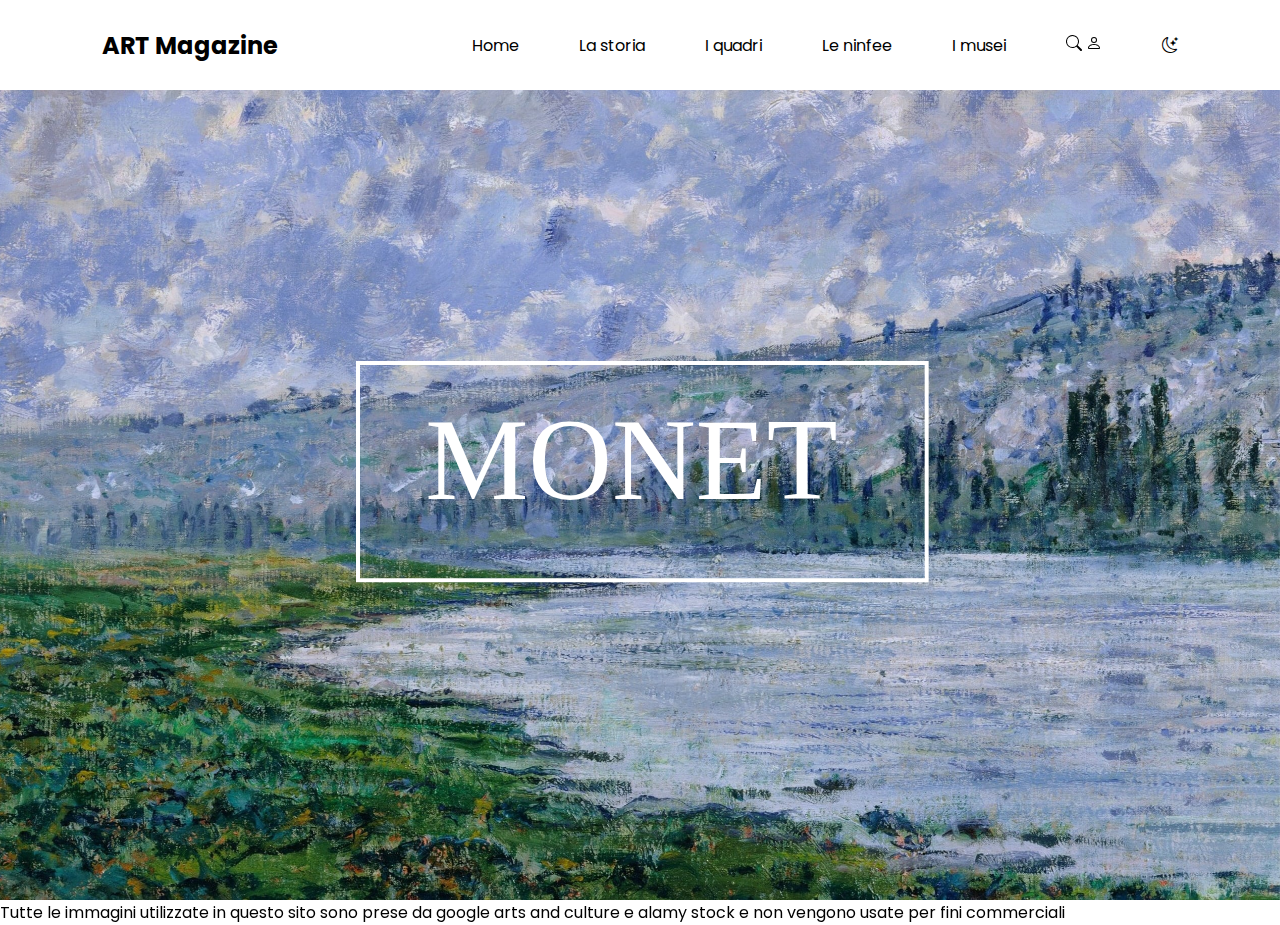
<file: index.html>
<!DOCTYPE html>
<html lang="en">

<head>
    <meta charset="UTF-8">
    <meta name="viewport" content="width=device-width, initial-scale=1.0">
    <meta http-equiv="refresh" content="0; url=https://gaiamaneraa.github.io/monet_website/pages/homepage.html">
    <title>Document</title>
</head>

<body>

</body>

</html>
</file>
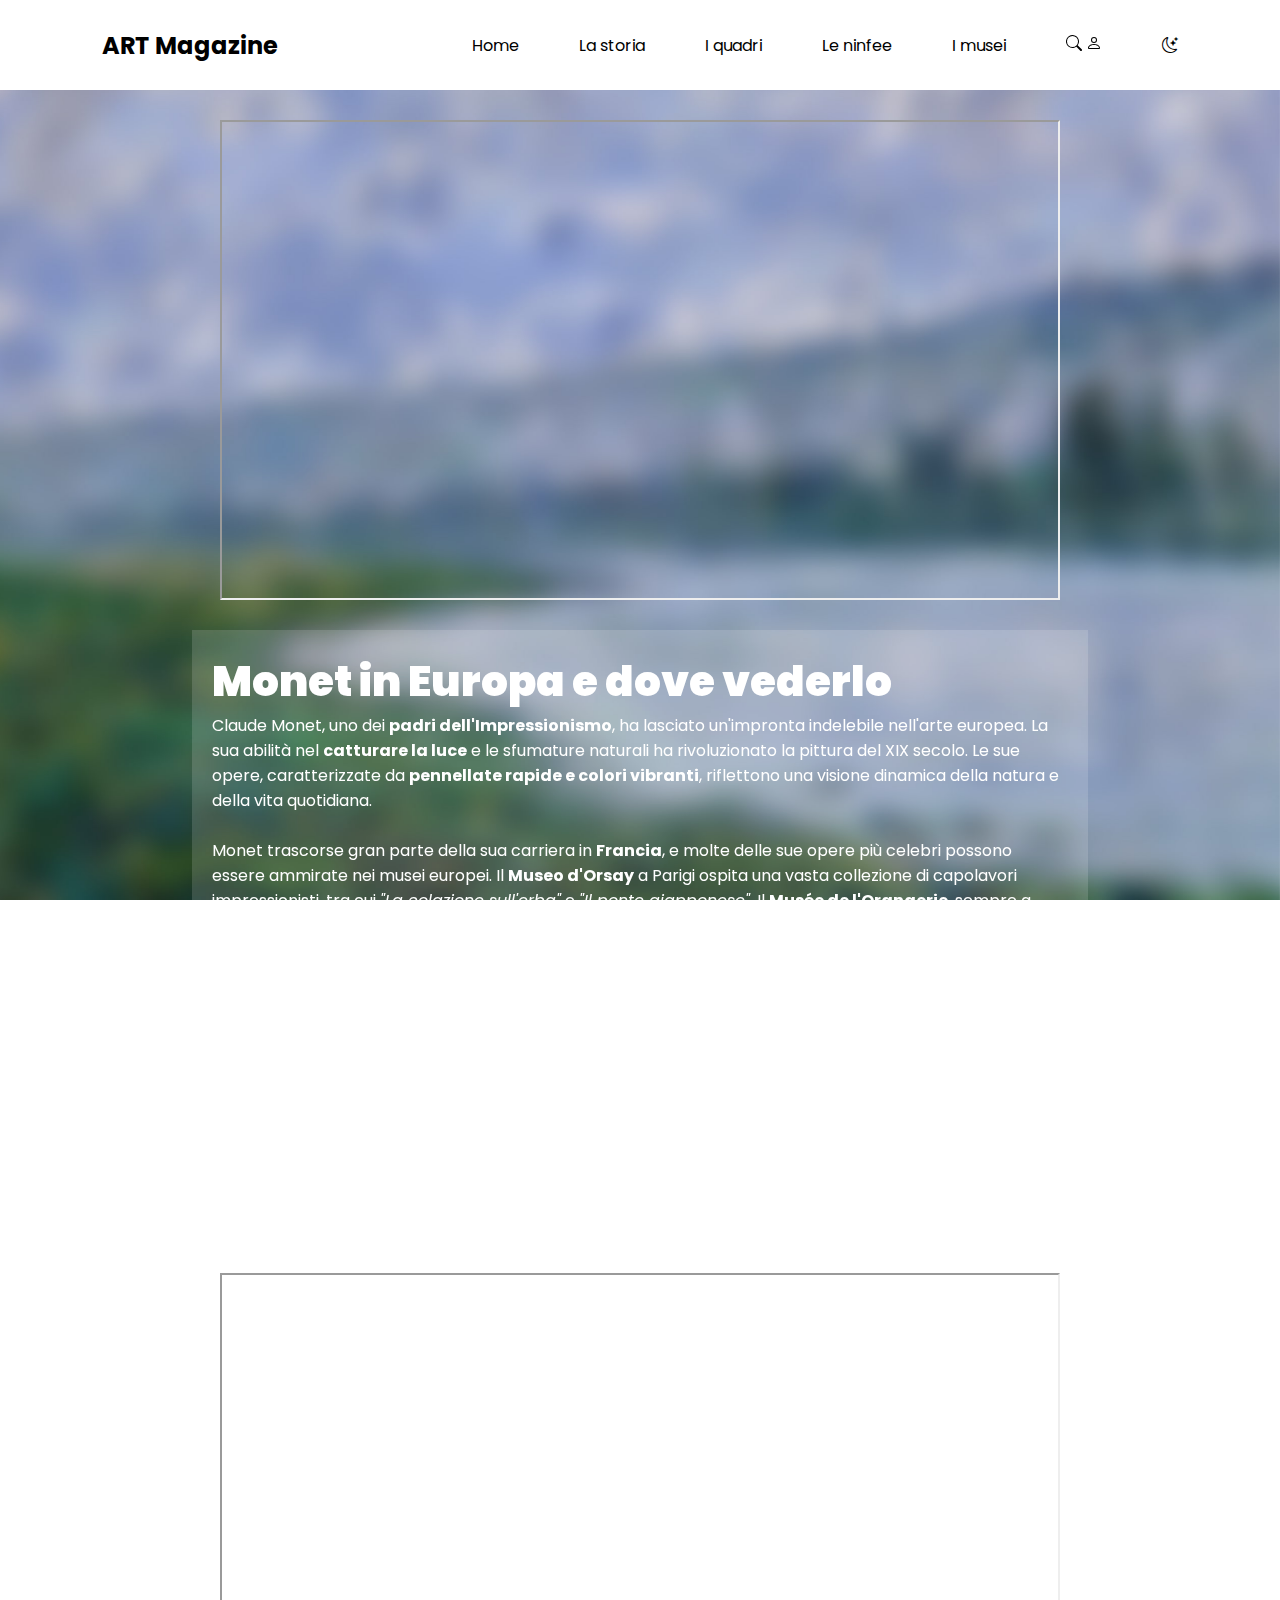
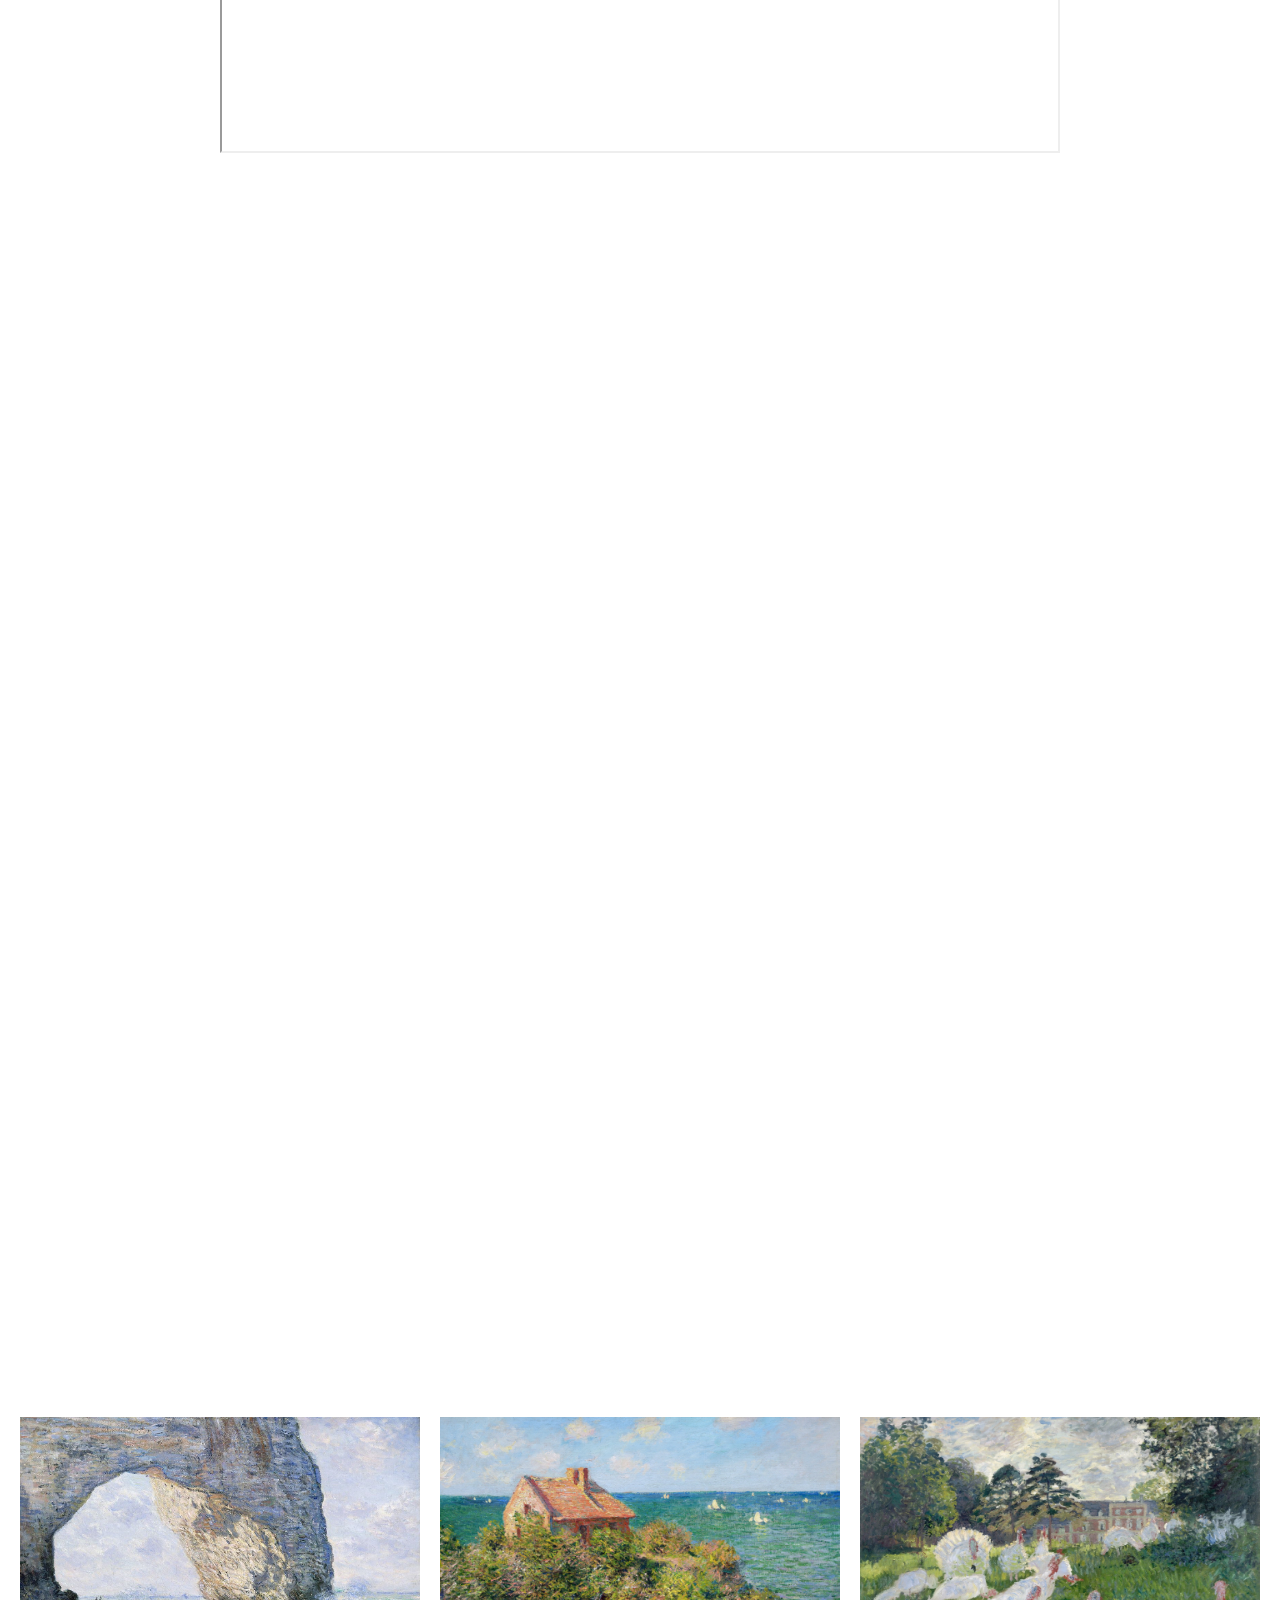
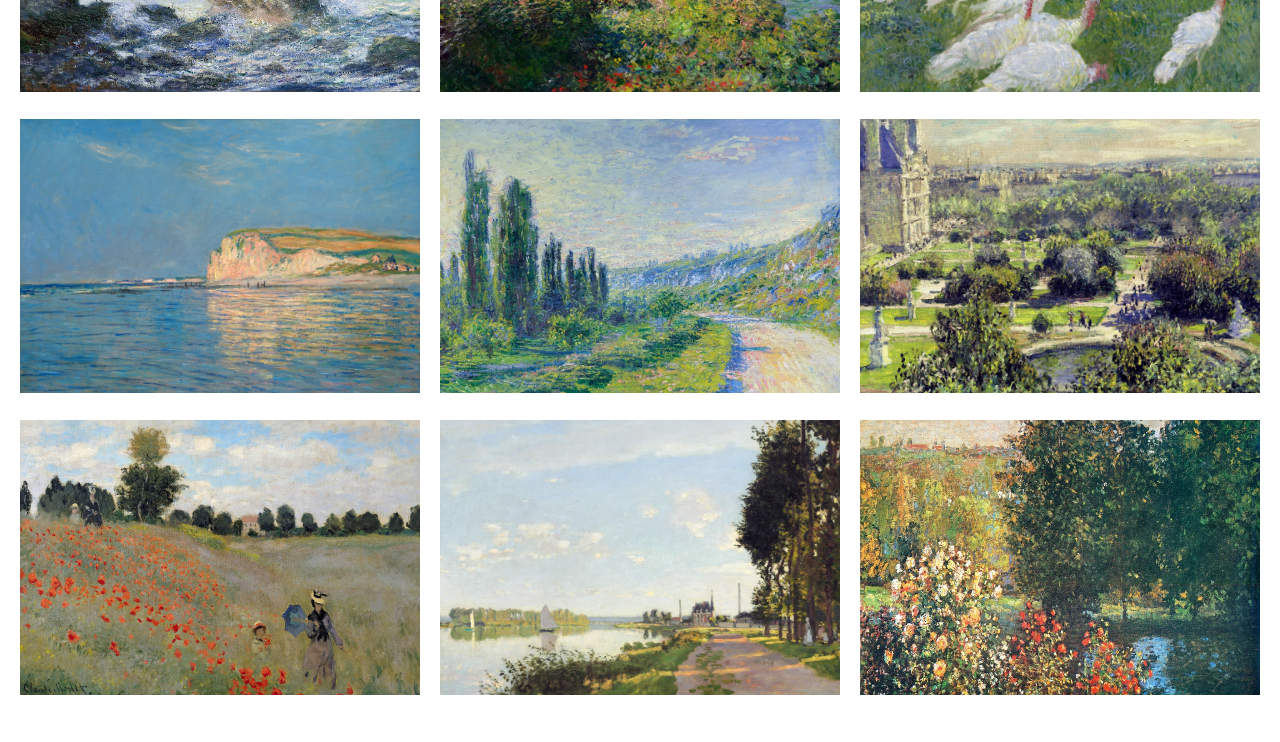
<file: pages/musei.html>
<!DOCTYPE html>
<html lang="en">

<head>
    <!-- Imposta la codifica dei caratteri a UTF-8 -->
    <meta charset="UTF-8">
    <!-- Imposta la viewport per il design responsivo -->
    <meta name="viewport" content="width=device-width initial-scale=1.0">
    <!-- Titolo della pagina -->
    <title>I musei</title>

    <!-- Collegamento al file JavaScript -->
    <script src="../script/script.js" defer></script>
    
    <!-- Collegamento a Bootstrap per gli stili CSS -->
    <link href="https://cdn.jsdelivr.net/npm/bootstrap@5.0.2/dist/css/bootstrap.min.css" rel="stylesheet"
    integrity="sha384-EVSTQN3/azprG1Anm3QDgpJLIm9Nao0Yz1ztcQTwFspd3yD65VohhpuuCOmLASjC" crossorigin="anonymous">

    <!-- Collegamento alle icone di Bootstrap -->
    <link rel="stylesheet" href="https://cdn.jsdelivr.net/npm/bootstrap-icons@1.10.0/font/bootstrap-icons.css">

    <!-- Collegamento al font POPPINS da Google Fonts -->
    <style>
        @import url('https://fonts.googleapis.com/css2?family=Poppins:ital,wght@0,100;0,200;0,300;0,400;0,500;0,600;0,700;0,800;0,900;1,100;1,200;1,300;1,400;1,500;1,600;1,700;1,800;1,900&display=swap');
    </style>

    <!-- Collegamento ai fogli di stile personalizzati per questa pagina -->
    <link rel="stylesheet" href="../css/style_header.css">
    <link rel="stylesheet" href="../css/stylemusei.css">
</head>

<body>
    <!-- Div che conterrà l'header, il contenuto viene caricato dinamicamente via JavaScript -->
    <div id="header" class="header_light"></div>
    
    <!-- Div per lo sfondo, il contenuto viene caricato dinamicamente via css in base alla classe ligth o dark -->
    <div id="background" class="background background_light"></div>
    
    <!-- Div principale della home page, con classi per la modalità chiara -->
    <div id="home" class="home home_light">
        
        <!-- Barra di ricerca, il contenuto viene caricato dinamicamente via JavaScript -->
        <div id="searchbar" class="searchbar_light"></div>
        
        <!-- Form di accesso, il contenuto viene caricato dinamicamente via JavaScript -->
        <div id="loginform" class="loginform_light"></div> 

        <!-- Mappa dei musei integrata tramite Google Maps -->
        <div class="museimappe">
            <iframe src="https://www.google.com/maps/d/embed?mid=1xEniQY1BOLl7971brdyDF_SKJ2vjrr8&ehbc=2E312F&noprof=1" width="840" height="480"></iframe>
        </div>

        <!-- Testo descrittivo sui musei che ospitano opere di Monet in Europa -->
        <div class="museitesto">
            <h2><b>Monet in Europa e dove vederlo</b></h2>
            <p>Claude Monet, uno dei <b>padri dell'Impressionismo</b>, ha lasciato un'impronta indelebile nell'arte europea. La sua abilità nel <b>catturare la luce</b> e le sfumature naturali ha rivoluzionato la pittura del XIX secolo. Le sue opere, caratterizzate da <b>pennellate rapide e colori vibranti</b>, riflettono una visione dinamica della natura e della vita quotidiana. <br><br>

                Monet trascorse gran parte della sua carriera in <b>Francia</b>, e molte delle sue opere più celebri possono essere ammirate nei musei europei. Il <b>Museo d'Orsay</b> a Parigi ospita una vasta collezione di capolavori impressionisti, tra cui <i>"La colazione sull'erba"</i> e <i>"Il ponte giapponese"</i>. Il <b>Musée de l'Orangerie</b>, sempre a Parigi, è famoso per la serie monumentale delle <i>"Ninfee"</i>, che offre un'esperienza immersiva unica. <br><br>
                
                Fuori dalla Francia, la <b>National Gallery</b> di Londra possiede diverse opere di Monet, tra cui <i>"Il Parlamento di Londra"</i> e <i>"Il ponte di Waterloo"</i>. <br><br>
                
                Per chi desidera una connessione più intima con l'artista, una visita a <b>Giverny</b>, dove Monet visse e dipinse molti dei suoi capolavori, è imprescindibile. Qui, il <b>giardino giapponese e lo stagno di ninfee</b> permettono di immergersi nel mondo che ispirò il maestro dell'Impressionismo. <br><br>
                
                In sintesi, l'arte di Monet può essere ammirata in numerosi luoghi in Europa, offrendo un viaggio affascinante attraverso le opere di uno dei più grandi pittori di tutti i tempi. <br><br>
            </p>
        </div>

        <!-- Seconda mappa dei musei integrata tramite Google Maps -->
        <div class="museimappe">
            <iframe src="https://www.google.com/maps/d/embed?mid=19RjyA7MwiYSsXzyjfW7ncmM_TD7vUA8&ehbc=2E312F&noprof=1" width="840" height="480"></iframe>
        </div>
       
        <!-- Testo descrittivo sui musei che ospitano opere di Monet negli Stati Uniti -->
        <div class="museitesto">
            <h2><b>Monet negli Stati Uniti e dove vederlo</b></h2>
            <p>Claude Monet, uno dei più grandi pittori impressionisti francesi, ha avuto un'influenza significativa negli <b>Stati Uniti</b>, nonostante non abbia mai vissuto lì. La sua arte, caratterizzata dall'uso innovativo della luce e del colore, ha catturato l'immaginazione di molti <b>collezionisti e amanti dell'arte americani</b>. <br><br>

                L'interesse per Monet negli Stati Uniti iniziò a crescere alla fine del XIX secolo, quando i suoi lavori furono esposti in diverse gallerie e mostre. Tra i suoi più ferventi ammiratori americani c'era il collezionista d'arte <b>Louisine Havemeyer</b>, che acquistò numerose opere di Monet e contribuì a diffondere la sua fama oltreoceano. Le opere di Monet entrarono così nelle collezioni di importanti musei statunitensi, tra cui il <b>Metropolitan Museum</b> of Art di New York e l'<b>Art Institute di Chicago</b>. <br><br>
                
                Negli anni, la popolarità di Monet negli Stati Uniti è cresciuta enormemente, con molte mostre dedicate esclusivamente a lui. Queste mostre non solo celebrano la bellezza e l'innovazione del suo lavoro, ma mettono anche in luce la sua <b>influenza duratura</b> sull'arte contemporanea. <br><br>
                
                Oggi, Claude Monet è una figura centrale nei musei d'arte americani, e le sue opere continuano ad attirare milioni di visitatori. La sua capacità di catturare la bellezza effimera della natura e la sua maestria nel manipolare la luce e il colore continuano a ispirare artisti e appassionati d'arte in tutto il mondo, offrendo un viaggio affascinante attraverso le opere di uno dei più grandi pittori di tutti i tempi. <br><br>
            </p>
        </div>

        <!-- Testo descrittivo su altre opere meno conosciute di Monet -->
        <div class="museitesto">
            <h2><b>Altri quadri che potrebbero interessarti</b></h2>
            <p>Claude Monet, figura centrale dell'Impressionismo, è celebre soprattutto per le sue serie di quadri come le <i>"Ninfee"</i> e la <i>"Cattedrale di Rouen"</i>. Tuttavia, meno noti ma altrettanto affascinanti sono i suoi <b>paesaggi marini e di campagna</b>.<br><br>

                I paesaggi marini di Monet, come quelli dipinti a <b>Étretat</b> e <b>Trouville</b>, catturano la forza e la bellezza del mare. Le sue tele rappresentano scogliere maestose, spiagge serene e acque in movimento, spesso immerse in una luce cangiante. Opere come <i>"La Manneporte"</i> a Étretat (1883) mostrano la sua abilità nel rappresentare la <b>natura selvaggia</b> e la <b>potenza del mare</b>, con una tavolozza ricca di sfumature.<br><br>
                
                Parallelamente, i <b>paesaggi di campagna</b>, come quelli della serie <i>"Il Giardino dell'Artista a Giverny"</i>, esprimono una tranquillità idilliaca. In questi dipinti, Monet esplora la <b>serenità della vita rurale</b>, con campi fioriti, alberi in fiore e il placido scorrere dell'acqua nei ruscelli. Opere come <i>"I papaveri"</i> (1873) illustrano la sua maestria nel catturare la luce e l'atmosfera dei paesaggi campestri. <br><br>
                
                Questi paesaggi marini e di campagna, sebbene meno conosciuti rispetto ad altre opere di Monet, rivelano la sua profonda <b>connessione con la natura</b> e la sua straordinaria capacità di rendere visibili le sue infinite sfumature.<br><br>
            </p>
        </div>

        <!-- Galleria di immagini con didascalie -->
        <div class="album">
            <div class="responsive-container-block bg">
                <!-- prima colonna -->
                <div class="responsive-container-block img-cont">
                    <!-- prima immagine -->
                    <div class="single-image-container">
                        <img class="img" src="../images/lamanneporte.jpg" alt="La Manneporte">
                        <div class="caption">La Manneporte a Étretat, 1883</div>
                    </div>
                    <!-- seconda immagine -->
                    <div class="single-image-container">
                        <img class="img" src="../images/lespetitesdalles.jpg" alt="Les Petites Dalles">
                        <div class="caption">Bassa Marea a Pourville, 1882</div>
                    </div>
                    <!-- terza immagine -->
                    <div class="single-image-container">
                        <img class="img img-last" src="../images/papaveri.jpg" alt="I papaveri">
                        <div class="caption">Papaveri, 1873</div>
                    </div>
                </div>
                <!-- seconda colonna -->
                <div class="responsive-container-block img-cont">
                    <!-- quarta immagine -->
                    <div class="single-image-container">
                        <img class="img" src="../images/pescatorevarengeville.jpg" alt="Pescatore a Varengeville">
                        <div class="caption">Cottage del Pescatore sulle Scogliere a Varengeville, 1882</div>
                    </div>
                    <!-- quinta immagine -->
                    <div class="single-image-container">
                        <img class="img" src="../images/roadvethuile.jpg" alt="Road to Vethuile">
                        <div class="caption">La strada per Vétheuil, 1879</div>
                    </div>
                    <!-- sesta immagine -->
                    <div class="single-image-container">
                        <img class="img img-last" src="../images/senna.jpg" alt="La Senna">
                        <div class="caption">Argenteuil, 1872</div>
                    </div>
                </div>
                <!-- terza colonna -->
                <div class="responsive-container-block img-cont">
                    <!-- settima immagine -->
                    <div class="single-image-container">
                        <img class="img" src="../images/tacchini.jpg" alt="Tacchini">
                        <div class="caption">I tacchini, 1877</div>
                    </div>
                    <!-- ottava immagine -->
                    <div class="single-image-container">
                        <img class="img" src="../images/thetuileris.jpg" alt="Le Tuileries">
                        <div class="caption">I giardini delle Tuileries, 1876</div>
                    </div>
                    <!-- nona immagine -->
                    <div class="single-image-container">
                        <img class="img img-last" src="../images/rosehoshede.jpg" alt="Rose Hoshede">
                        <div class="caption">Angolo del giardino a Montgeron, 1876</div>
                    </div>
                </div>
            </div>
        </div>

    </div>
</body>
</html>
</file>
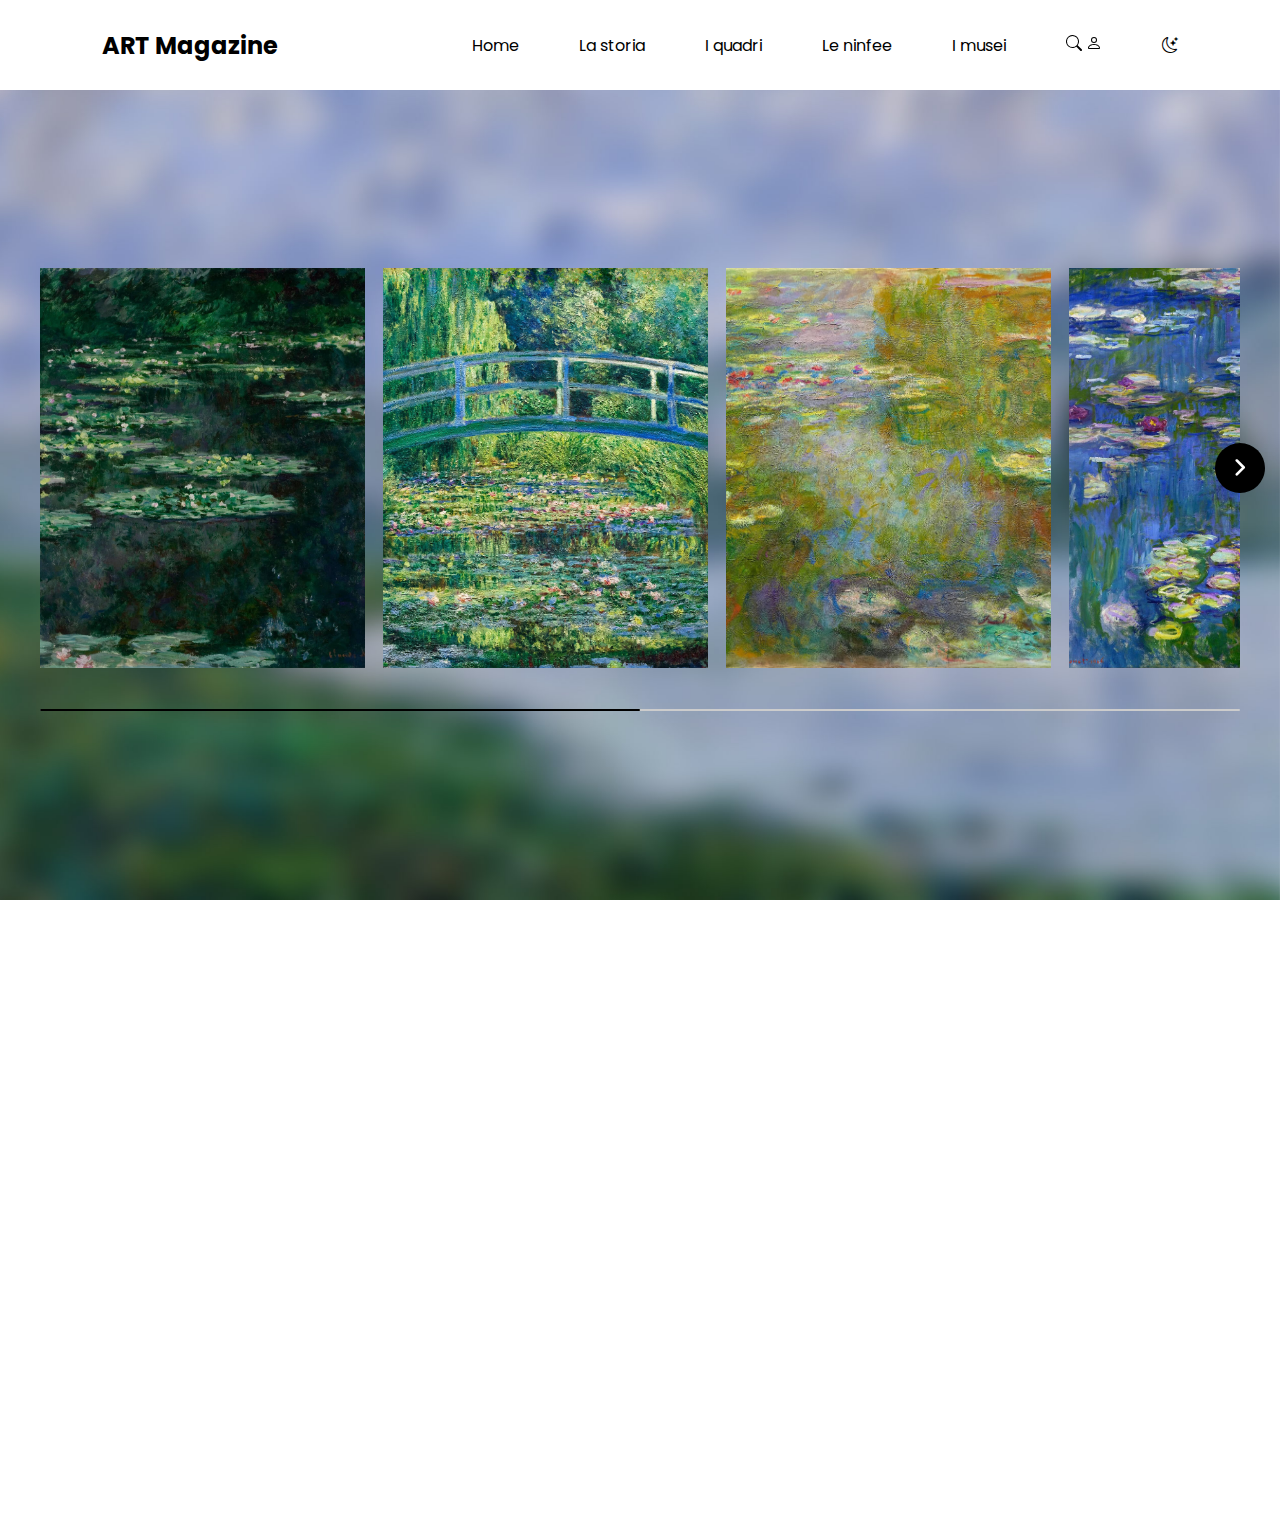
<file: pages/ninfee.html>
<!DOCTYPE html>
<html lang="en">

<head>
    <!-- Imposta la codifica dei caratteri a UTF-8 -->
    <meta charset="UTF-8">
    <!-- Imposta la viewport per il design responsivo -->
    <meta name="viewport" content="width=device-width, initial-scale=1.0">
    <!-- Titolo della pagina -->
    <title>Le ninfee</title>

    <!-- Collegamento al font POPPINS da Google Fonts -->
    <style>
        @import url('https://fonts.googleapis.com/css2?family=Poppins:ital,wght@0,100;0,200;0,300;0,400;0,500;0,600;0,700;0,800;0,900;1,100;1,200;1,300;1,400;1,500;1,600;1,700;1,800;1,900&display=swap');
    </style>

    <!-- Collegamento a Bootstrap per gli stili CSS -->
    <link href="https://cdn.jsdelivr.net/npm/bootstrap@5.0.2/dist/css/bootstrap.min.css" rel="stylesheet"
        integrity="sha384-EVSTQN3/azprG1Anm3QDgpJLIm9Nao0Yz1ztcQTwFspd3yD65VohhpuuCOmLASjC" crossorigin="anonymous">

    <!-- Collegamento alle icone di Bootstrap -->
    <link rel="stylesheet" href="https://cdn.jsdelivr.net/npm/bootstrap-icons@1.10.0/font/bootstrap-icons.css">

    <!-- Collegamento a Google Fonts per le icone -->
    <link rel="stylesheet"
        href="https://fonts.googleapis.com/css2?family=Material+Symbols+Rounded:opsz,wght,FILL,GRAD@48,400,0,0" />

    <!-- Collegamento ai fogli di stile personalizzati per questa pagina -->
    <link rel="stylesheet" href="../css/style_header.css">
    <link rel="stylesheet" href="../css/styleninfee.css">

    <!-- Collegamento al file JavaScript -->
    <script src="../script/script.js" defer></script>
</head>

<body>
    <!-- Div che conterrà l'header, il contenuto viene caricato dinamicamente via JavaScript -->
    <div id="header" class="header_light"></div>

    <!-- Div per lo sfondo, il contenuto viene caricato dinamicamente via css in base alla classe ligth o dark -->
    <div id="background" class="background background_light"></div>

    <!-- Div principale della home page, con classi per la modalità chiara -->
    <div id="home" class="home home_light">
        <!-- Barra di ricerca, il contenuto viene caricato dinamicamente via JavaScript -->
        <div id="searchbar" class="searchbar_light"></div>

        <!-- Form di accesso, il contenuto viene caricato dinamicamente via JavaScript -->
        <div id="loginform" class="loginform_light"></div>

        <!-- Div principale del contenuto -->
        <div id="main_content">
            <!-- Contenitore per lo slider di immagini -->
            <div class="slider_container">
                <!-- Wrapper dello slider -->
                <div class="slider-wrapper">
                    <!-- Pulsante per scorrere le immagini a sinistra -->
                    <button id="prev-slide" class="slide-button material-symbols-rounded">
                        chevron_left
                    </button>
                    <!-- Lista delle immagini -->
                    <ul class="image-list">
                        <img class="image-item" src="../images/ninfee1.jpg" alt="img-1">
                        <img class="image-item" src="../images/ninfee2.jpg" alt="img-2">
                        <img class="image-item" src="../images/ninfee3.jpg" alt="img-3">
                        <img class="image-item" src="../images/ninfee4.jpg" alt="img-4">
                        <img class="image-item" src="../images/ninfee5.jpg" alt="img-5">
                        <img class="image-item" src="../images/ninfee6.jpg" alt="img-6">
                        <img class="image-item" src="../images/ninfee7.jpg" alt="img-7">
                        <img class="image-item" src="../images/ninfee8.jpg" alt="img-8">
                        <img class="image-item" src="../images/ninfee10.jpg" alt="img-9">
                        <img class="image-item" src="../images/ninfee12.jpg" alt="img-10">
                    </ul>
                    <!-- Pulsante per scorrere le immagini a destra -->
                    <button id="next-slide" class="slide-button material-symbols-rounded">
                        chevron_right
                    </button>
                </div>
                <!-- Barra di scorrimento dello slider -->
                <div class="slider-scrollbar">
                    <div class="scrollbar-track">
                        <div class="scrollbar-thumb"></div>
                    </div>
                </div>
            </div>
        </div>

        <div class="introduzione" id="pittura">
            <h1> <b>Le ninfee</b></h1>
            <p> Claude Monet, uno dei principali esponenti dell'Impressionismo, ha dedicato una parte significativa della sua carriera alle <b>ninfee</b>, dipingendole nel <b>giardino della sua casa a Giverny</b>. Questi fiori acquatici sono diventati uno dei soggetti più <b>iconici</b> del suo lavoro, rappresentando una sintesi perfetta del suo approccio artistico e del suo desiderio di <b>catturare la luce e il colore in continua mutazione</b>.
                <br><br>

                Le ninfee di Monet non sono semplicemente rappresentazioni botaniche; sono piuttosto <b>riflessioni sulla percezione e l'esperienza visiva</b>. Monet ha esplorato le variazioni di luce e atmosfera, dipingendo lo stagno delle ninfee in diverse ore del giorno e sotto diverse condizioni atmosferiche. Questo ha permesso di creare una serie di opere che, pur condividendo lo <b>stesso soggetto</b>, offrono una vasta <b>gamma di emozioni e impressioni</b>.
                <br><br>
                Per Monet, le ninfee rappresentavano anche un <b>rifugio spirituale</b> e un punto di <b>connessione con la natura</b>. Dopo la morte della sua seconda moglie, Alice, e con l'aggravarsi della sua vista a causa della cataratta, il giardino di Giverny e le sue ninfee divennero una <b>fonte di conforto e ispirazione</b>. Le sue tele finali, con pennellate sempre più fluide e astratte, riflettono una profonda <b>introspezione</b> e un'attenzione crescente verso l'essenza della natura e la bellezza effimera del momento presente.
            </p>
        </div>

    </div>
</body>

</html>
</file>
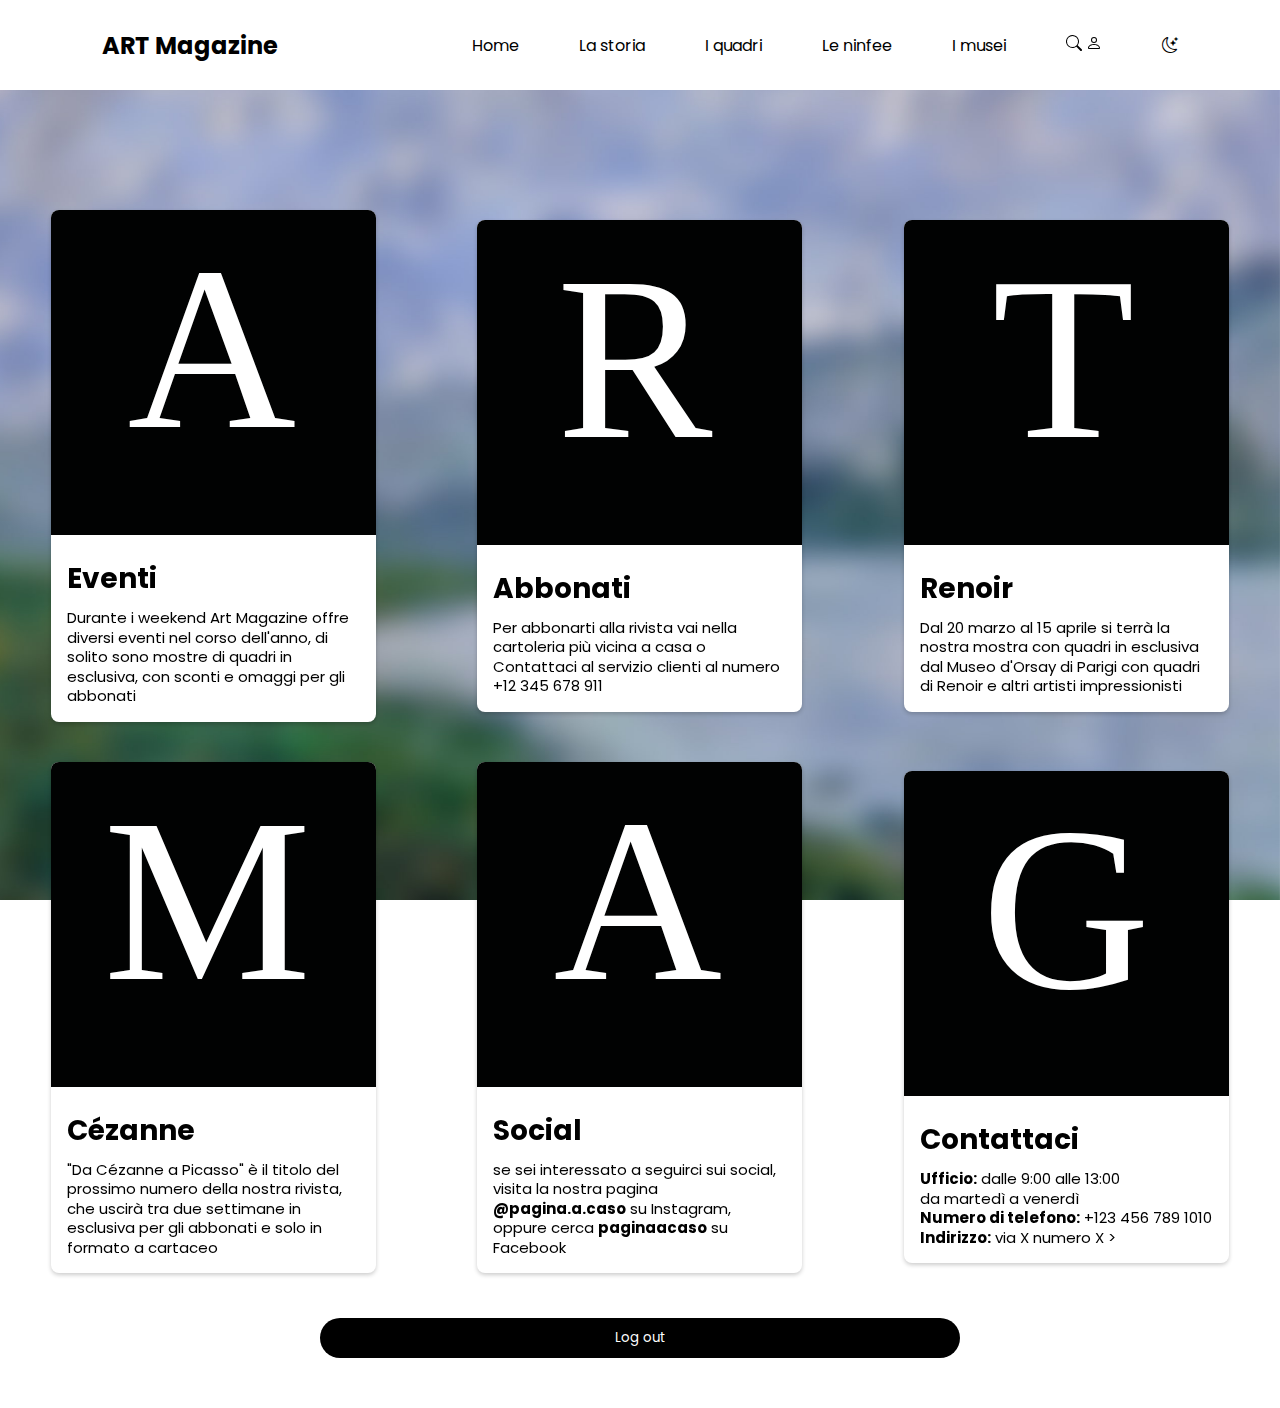
<file: pages/servizi.html>
<!DOCTYPE html>
<html lang="en">

<head>
    <!-- Definizione del set di caratteri UTF-8 -->
    <meta charset="UTF-8">
    <!-- Impostazione del viewport per una corretta visualizzazione su dispositivi mobili -->
    <meta name="viewport" content="width=device-width, initial-scale=1.0">
    <!-- Titolo della pagina -->
    <title>I servizi</title>

    <!-- Collegamento al framework Bootstrap per lo stile CSS -->
    <link href="https://cdn.jsdelivr.net/npm/bootstrap@5.0.2/dist/css/bootstrap.min.css" rel="stylesheet"
        integrity="sha384-EVSTQN3/azprG1Anm3QDgpJLIm9Nao0Yz1ztcQTwFspd3yD65VohhpuuCOmLASjC" crossorigin="anonymous">
    <!-- Collegamento alle icone di Bootstrap -->
    <link rel="stylesheet" href="https://cdn.jsdelivr.net/npm/bootstrap-icons@1.10.0/font/bootstrap-icons.css">

    <!-- Collegamento al font Poppins da Google Fonts -->
    <style>
        @import url('https://fonts.googleapis.com/css2?family=Poppins:ital,wght@0,100;0,200;0,300;0,400;0,500;0,600;0,700;0,800;0,900;1,100;1,200;1,300;1,400;1,500;1,600;1,700;1,800;1,900&display=swap');
    </style>

    <!-- Collegamento ai file CSS personalizzati (ultimo per avere priorità) -->
    <link rel="stylesheet" href="../css/style_header.css">
    <link rel="stylesheet" href="../css/styleservizi.css">

    <!-- Collegamento ai file JavaScript con attributo defer per il caricamento asincrono -->
    <script src="../script/script.js" defer></script>
    <script src="../script/script_servizi.js" defer></script>

</head>

<body>
    <!-- Div che conterrà l'header, il contenuto viene caricato dinamicamente via JavaScript -->
    <div id="header" class="header_light"></div>

    <!-- Div per lo sfondo, il contenuto viene caricato dinamicamente via css in base alla classe ligth o dark -->
    <div id="background" class="background background_light"></div>

    <!-- Div principale della home page, con classi per la modalità chiara -->
    <div id="home" class="home home_light">
        <!-- Barra di ricerca, il contenuto viene caricato dinamicamente via JavaScript -->
        <div id="searchbar" class="searchbar_light"></div>

        <!-- Form di accesso, il contenuto viene caricato dinamicamente via JavaScript -->
        <div id="loginform" class="loginform_light"></div>

        <!-- Contenitore delle card -->
        <div class="card-container">
            <!-- Griglia delle card -->
            <div class="card-grid">
                <!-- Prima card -->
                <div class="card">
                    <img src="../images/A.svg" alt="#">
                    <div class="card-content">
                        <h3>Eventi</h3>
                        <p>Durante i weekend Art Magazine offre diversi eventi nel corso dell'anno, di solito sono
                            mostre di quadri in esclusiva, con sconti e omaggi per gli abbonati </p>
                    </div>
                </div>

                <!-- Seconda card -->
                <div class="card">
                    <img src="../images/R.svg" alt="#">
                    <div class="card-content">
                        <h3>Abbonati</h3>
                        <p> Per abbonarti alla rivista vai nella cartoleria più vicina a casa o Contattaci
                            al servizio clienti al numero +12 345 678 911 </p>
                    </div>
                </div>

                <!-- Terza card -->
                <div class="card">
                    <img src="../images/T.svg" alt="#">
                    <div class="card-content">
                        <h3>Renoir</h3>
                        <p>Dal 20 marzo al 15 aprile si terrà la nostra mostra con quadri in esclusiva dal Museo d'Orsay di Parigi
                            con quadri di Renoir e altri artisti impressionisti </p>
                    </div>
                </div>

                <!-- Quarta card -->
                <div class="card">
                    <img src="../images/M.svg" alt="#">
                    <div class="card-content">
                        <h3>Cézanne</h3>
                        <p> "Da Cézanne a Picasso" è il titolo del prossimo numero della nostra rivista, che uscirà tra due settimane in esclusiva
                            per gli abbonati e solo in formato a cartaceo </p>
                    </div>
                </div>

                <!-- Quinta card -->
                <div class="card">
                    <img src="../images/A.svg" alt="#">
                    <div class="card-content">
                        <h3>Social</h3>
                        <p> se sei interessato a seguirci sui social, visita la nostra pagina
                            <b>@pagina.a.caso</b> su Instagram, oppure cerca <b>paginaacaso</b> su Facebook</p>
                    </div>
                </div>

                <!-- Sesta card -->
                <div class="card">
                    <img src="../images/G.svg" alt="persone che parlano al telefono">
                    <div class="card-content">
                        <h3>Contattaci</h3>
                        <p><b>Ufficio:</b> dalle 9:00 alle 13:00 
                            <br> da martedì a venerdì
                            <br> <b>Numero di telefono:</b> +123 456 789 1010
                                <b>Indirizzo:</b> via X numero X
                            ></p>
                    </div>
                </div>
            </div>
        </div>

        <!-- Bottone per il logout (con funzione JavaScript associata) -->
        <button id="logout_button" onclick="logout_button()">Log out</button>
    </div>
</body>

</html>
</file>
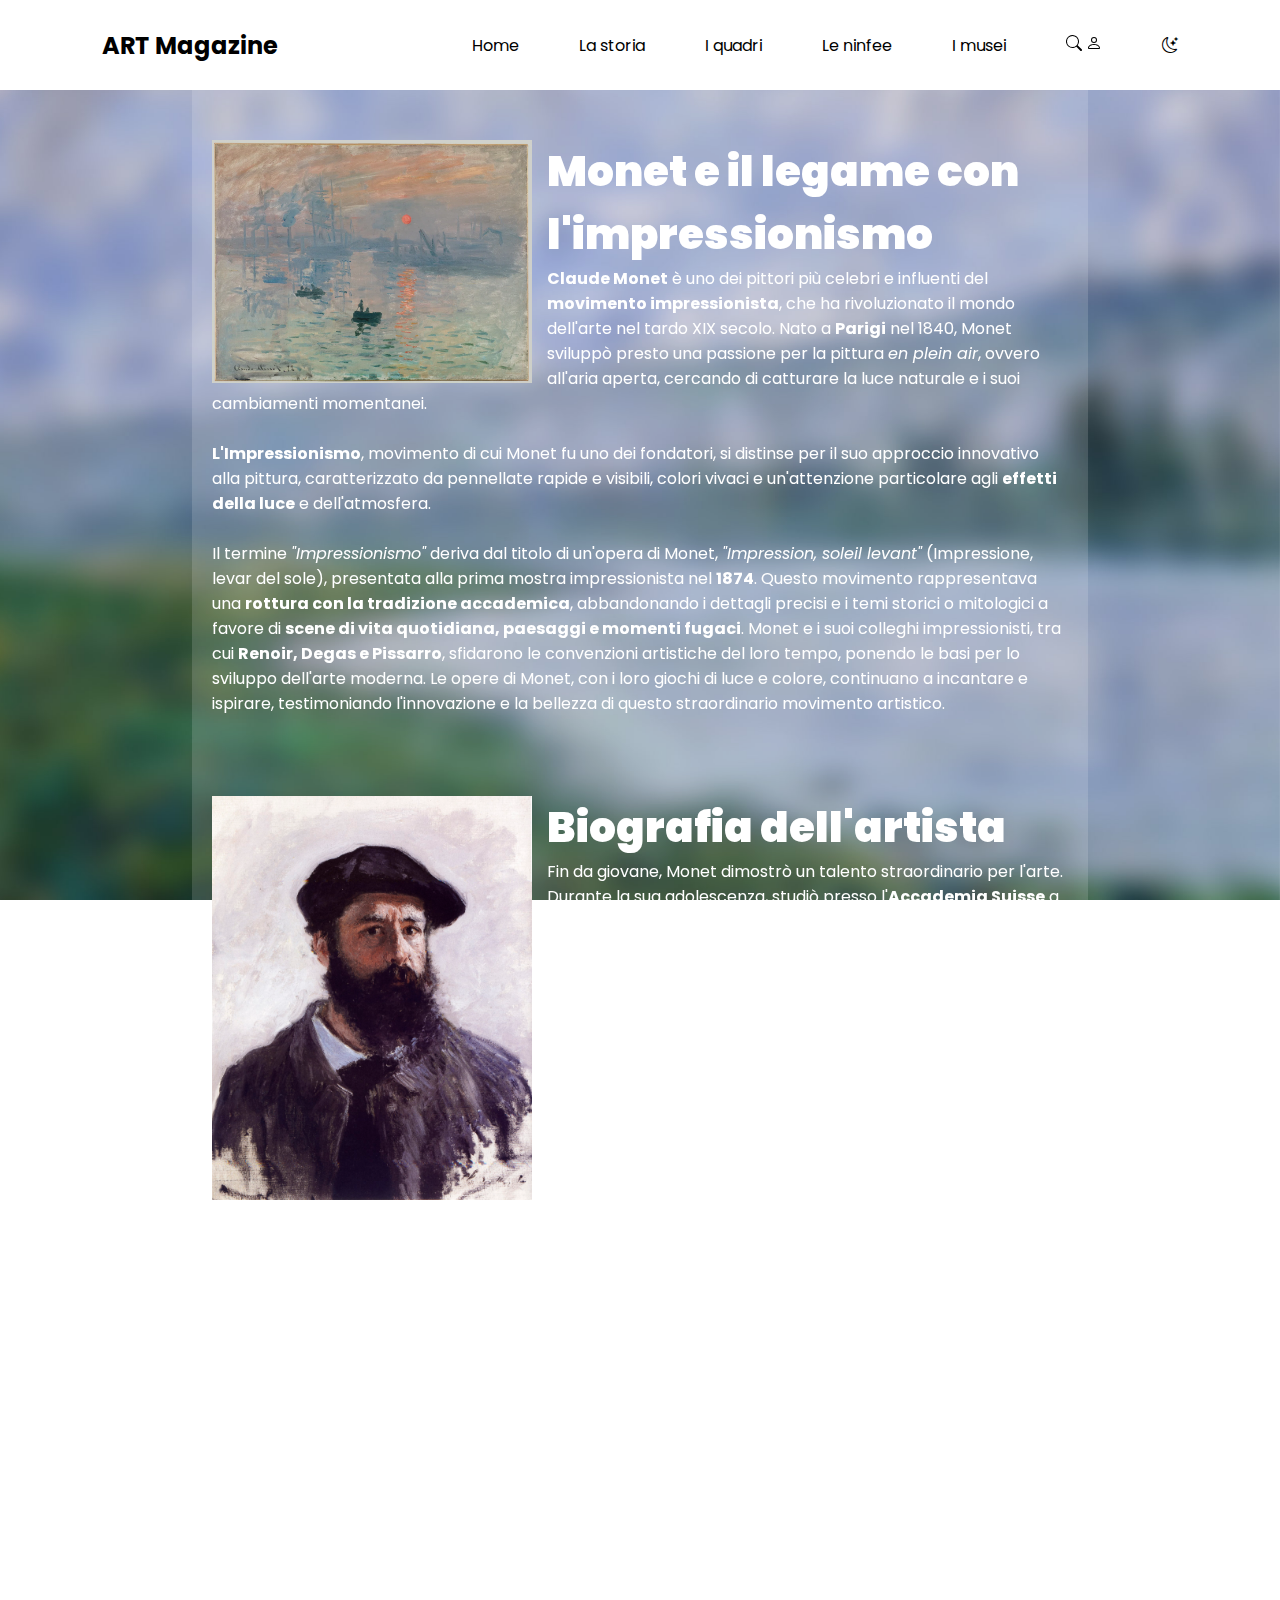
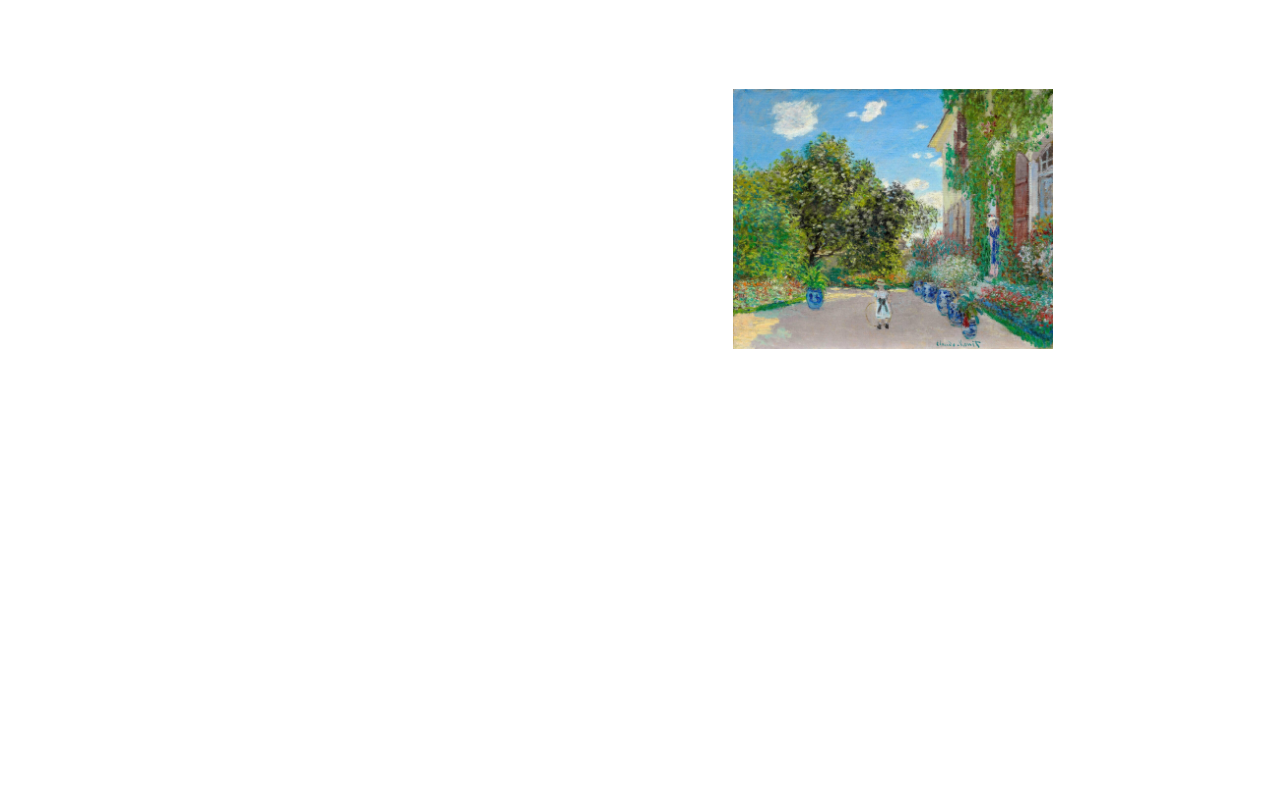
<file: pages/storia.html>
<!DOCTYPE html>
<html lang="en">

<head>
    <!-- Definisce il set di caratteri come UTF-8 -->
    <meta charset="UTF-8">
    <!-- Imposta il viewport per rendere la pagina responsive -->
    <meta name="viewport" content="width=device-width, initial-scale=1.0">
    <!-- Titolo della pagina -->
    <title>La storia</title>

    <!-- Collegamento a Bootstrap per lo stile CSS -->
    <link href="https://cdn.jsdelivr.net/npm/bootstrap@5.0.2/dist/css/bootstrap.min.css" rel="stylesheet"
        integrity="sha384-EVSTQN3/azprG1Anm3QDgpJLIm9Nao0Yz1ztcQTwFspd3yD65VohhpuuCOmLASjC" crossorigin="anonymous">
    <!-- Collegamento alle icone di Bootstrap -->
    <link rel="stylesheet" href="https://cdn.jsdelivr.net/npm/bootstrap-icons@1.10.0/font/bootstrap-icons.css">

    <!-- Collegamento al font Poppins da Google Fonts -->
    <style>
        @import url('https://fonts.googleapis.com/css2?family=Poppins:ital,wght@0,100;0,200;0,300;0,400;0,500;0,600;0,700;0,800;0,900;1,100;1,200;1,300;1,400;1,500;1,600;1,700;1,800;1,900&display=swap');
    </style>

    <!-- Collegamento al file CSS personalizzato (ultimo per avere priorità) -->
    <link rel="stylesheet" href="../css/style_header.css">
    <link rel="stylesheet" href="../css/stylestoria.css">

    <!-- Collegamento al file JavaScript -->
    <script src="../script/script.js" defer></script>

</head>

<body>

    <!-- Div che conterrà l'header, il contenuto viene caricato dinamicamente via JavaScript -->
    <div id="header" class="header_light"></div>

    <!-- Div per lo sfondo, il contenuto viene caricato dinamicamente via css in base alla classe ligth o dark -->
    <div id="background" class="background background_light"></div>

    <!-- Div principale della home page, con classi per la modalità chiara -->
    <div id="home" class="home home_light">
        <!-- Barra di ricerca, il contenuto viene caricato dinamicamente via JavaScript -->
        <div id="searchbar" class="searchbar_light"></div>

        <!-- Form di accesso, il contenuto viene caricato dinamicamente via JavaScript -->
        <div id="loginform" class="loginform_light"></div>

        <!-- Sezione di testo principale -->
        <div class="testo">
            <!-- Introduzione su Monet e l'Impressionismo -->
            <div class="introduzione" id="intro">
                <!-- Immagine relativa alla storia dell'Impressionismo -->
                <img class="immaginistoria" src="../images/Impressione, levar del sole.webp"
                    alt="impressione, levar del sole">
                <h2> <b>Monet e il legame con l'impressionismo</b></h2>
                <p><b>Claude Monet</b> è uno dei pittori più celebri e influenti del <b>movimento impressionista</b>, che ha
                    rivoluzionato il mondo dell'arte nel tardo XIX secolo. Nato a <b>Parigi</b> nel 1840, Monet sviluppò presto
                    una passione per la pittura <i>en plein air</i>, ovvero all'aria aperta, cercando di catturare la luce
                    naturale e i suoi cambiamenti momentanei. <br><br>
                   <b>L'Impressionismo</b>, movimento di cui Monet fu uno dei fondatori, si distinse per il suo approccio
                    innovativo alla pittura, caratterizzato da pennellate rapide e visibili, colori vivaci e
                    un'attenzione particolare agli <b>effetti della luce</b> e dell'atmosfera.<br><br>
                    Il termine <i>"Impressionismo"</i> deriva dal titolo di un'opera di Monet, <i>"Impression, soleil levant"</i>
                    (Impressione, levar del sole), presentata alla prima mostra impressionista nel <b>1874</b>. Questo
                    movimento rappresentava una <b>rottura con la tradizione accademica</b>, abbandonando i dettagli precisi e
                    i temi storici o mitologici a favore di <b>scene di vita quotidiana, paesaggi e momenti fugaci</b>. Monet e
                    i suoi colleghi impressionisti, tra cui <b>Renoir, Degas e Pissarro</b>, sfidarono le convenzioni
                    artistiche del loro tempo, ponendo le basi per lo sviluppo dell'arte moderna. Le opere di Monet, con
                    i loro giochi di luce e colore, continuano a incantare e ispirare, testimoniando l'innovazione e la
                    bellezza di questo straordinario movimento artistico. </p>
            </div>

            <!-- Sezione biografica dell'artista -->
            <div class="introduzione" id="biografia">
                <!-- Immagine dell'autoritratto di Monet -->
                <img class="immaginistoria" src="../images/autoritratto.jpg" alt="Autoritratto di Monet">
                <h2><b>Biografia dell'artista</b></h2>
                <p>Fin da giovane, Monet dimostrò un talento straordinario per l'arte. Durante la sua adolescenza,
                    studiò presso l'<b>Accademia Suisse</b> a Parigi, dove incontrò altri artisti emergenti con cui condivise
                    idee e tecniche innovative. La sua carriera artistica fu però interrotta dalla <b>guerra
                        franco-prussiana</b>, durante la quale prestò servizio nell'esercito francese.<br> <br>
                    Dopo la guerra, Monet si trasferì a <b>Argenteuil</b>, un sobborgo di Parigi, dove trascorse alcuni dei
                    suoi anni più prolifici. Qui dipinse molte delle sue opere più celebri, tra cui <i>"Impression, soleil
                        levant"</i>, che ispirò il nome del movimento impressionista. La sua tecnica distintiva, caratterizzata
                    da pennellate rapide e sfumature di luce e colore, ha reso i suoi dipinti immediatamente
                    riconoscibili e ha influenzato generazioni di artisti successivi.<br><br>
                    Uno degli elementi chiave del lavoro di Monet è stata la sua passione per la <b>luce</b> e il cambiamento
                    delle <b>condizioni atmosferiche</b>. Dipinse la stessa scena in momenti diversi della giornata, catturando
                    l'effetto mutevole della luce solare e delle stagioni sull'ambiente circostante. I suoi dipinti di
                    giardini di <b>ninfee e paesaggi fluviali</b> sono diventati icone dell'arte moderna, celebrando la
                    bellezza della natura con una sensibilità senza tempo.<br> <br>
                    Nonostante le sfide finanziarie e personali, Monet continuò a dipingere fino alla fine della sua
                    vita. Si trasferì a <b>Giverny</b> nel 1883, dove creò un <b>giardino di ispirazione giapponese</b> che divenne la
                    fonte d'ispirazione per molte delle sue opere più famose. Qui, immerso nella natura, Monet dipinse
                    le sue celebri serie di <i>"Ninfee"</i>, che rappresentano il culmine del suo lavoro e il suo amore per la
                    bellezza effimera del mondo naturale.<br><br>
                    Claude Monet <b>morì il 5 dicembre 1926</b>, lasciando un'eredità artistica immortale che continua a
                    influenzare e ispirare gli artisti di oggi. La sua capacità di catturare l'essenza della luce e
                    della vita attraverso la pittura ha lasciato un'impronta indelebile sulla storia dell'arte,
                    confermandolo come uno dei più grandi maestri dell'Impressionismo e dell'intera storia dell'arte
                    occidentale.
                </p>
            </div>

            <!-- Sezione sulla tecnica pittorica impressionista -->
            <div class="introduzione" id="pittura">
                <!-- Immagine della casa di Monet ad Argenteuil -->
                <img class="immaginistoria" id="imgpittura" src="../images/artisthousearg.jpg"
                    alt="la casa dell'artista ad Argenteuil">
                <h2> <b>La tecnica pittorica</b></h2>
                <p> L'impressionismo è un movimento artistico nato in Francia nella <b>seconda metà del XIX secolo</b>. Caratterizzato da una tecnica pittorica innovativa, l'impressionismo si distingue per l'uso di <b>colori vivaci</b>, <b>pennellate rapide</b> e la predilezione per soggetti della <b>vita quotidiana e paesaggi naturali</b>. Gli artisti impressionisti cercavano di catturare l'effimera bellezza della luce e dell'atmosfera, spesso dipingendo all'aperto (Ien plein air) per cogliere meglio le <b>variazioni di colore e luminosità</b> nel corso della giornata. <br>
                    <br> Le pennellate brevi e spezzate degli impressionisti, apparentemente caotiche da vicino, si fondono in <b>immagini armoniose</b> quando osservate da una certa distanza. Questa tecnica permette di rendere la <b>sensazione visiva</b> piuttosto che i dettagli precisi, offrendo un'<b>impressione</b> più immediata e vibrante della realtà.<br><br>
                    I colori utilizzati sono puri e raramente mescolati sulla tavolozza, ma accostati direttamente sulla tela per sfruttare la loro interazione ottica. Questo approccio, ispirato anche dalle <b>teorie scientifiche sulla percezione del colore</b>, conferisce alle opere un'energia e una freschezza senza precedenti. <br><br>
                    Artisti come <b>Claude Monet</b>, <b>Pierre-Auguste Renoir</b> e <b>Edgar Degas</b> sono tra i più celebri esponenti del movimento impressionista. Le loro opere hanno rivoluzionato il mondo dell'arte, influenzando profondamente le generazioni successive di pittori e aprendo la strada alle avanguardie del XX secolo. L'impressionismo continua ad affascinare per la sua capacità di evocare l'<b>emozione del momento</b> attraverso un linguaggio visivo innovativo e suggestivo. <br><br>
                </p>
            </div>
        </div>
    </div>
</body>

</html>
</file>
<file: css/style_header.css>
/* In questo file c'è solo il CSS dell'header e dei form, in modo tale da lavorare in maniera più chiara */

* {
    margin: 0;
    padding: 0;
    box-sizing: border-box;
    list-style-type: none;
    text-decoration: none;
    font-family: Poppins, sans-serif;
    /* Reset di base per tutti gli elementi per eliminare margini e padding predefiniti,
       impostare il box-sizing per includere padding e bordi nelle dimensioni totali,
       rimuovere lo stile di lista e decorazione del testo,
       e impostare un font di default */
}

html body {
    overflow: visible;
    /* Imposta lo scroll visibile per l'elemento body */
}

.background {
    background-position: center center;
    background-size: cover;
    background-repeat: repeat-y;
    position: fixed;
    top: 0;
    left: 0;
    width: 100%;
    height: 100%;
    z-index: -1;
    /* Configurazione dello sfondo: posizione centrata, copertura totale,
       ripetizione verticale, fissato in posizione, dimensioni e z-index */
}

.background_light {
    background-image: url(/monet_website/images/sfondohome.jpg);
    /* Immagine di sfondo per la modalità chiara */
}

.background_dark {
    background-image: url(/monet_website/images/sfondoscuro.jpg);
    /* Immagine di sfondo per la modalità scura */
}

a {
    text-decoration: none;
    margin: 0;
    padding: 0;
    /* Rimozione della decorazione del testo e dei margini e padding per i link */
}

.container {
    margin: 0;
    padding: 0;
    height: 100vh;
    width: 100%;
    /* Contenitore principale: altezza 100% della viewport e larghezza 100% */
}

.header {
    margin: 0;
    padding: 0;
    height: 10vh;
    width: 100%;
    display: flex;
    justify-content: space-between;
    align-items: center;
    padding: 0 8%;
    /* Header: altezza 10% della viewport, larghezza 100%,
       layout flessibile con spazio tra gli elementi,
       allineamento centrato e padding laterale */
}

.header_light {
    background-color: white;
    color: black;
    /* Stile del header per la modalità chiara */
}

.header_dark {
    background-color: rgb(44, 44, 44);
    color: white;
    /* Stile del header per la modalità scura */
}

.header a {
    color: inherit;
    /* I link nell'header ereditano il colore del testo del genitore */
}

li {
    margin: 0;
    padding: 0;
    text-decoration-line: none;
    /* Rimozione di margini e padding per gli elementi della lista */
}

ul {
    margin: 0;
    padding: 0;
    display: flex;
    justify-content: space-between;
    align-items: center;
    gap: 60px;
    /* Lista non ordinata: layout flessibile con spazio tra gli elementi,
       allineamento centrato e gap tra gli elementi */
}

ul li a {
    margin: 0;
    padding: 0;
    cursor: pointer;
    transition: all .5s;
    /* Stile dei link negli elementi della lista: rimozione di margini e padding,
       cambio del cursore e transizione */
}

ul li a:hover {
    margin: 0;
    padding: 0;
    /* Stile per i link negli elementi della lista al passaggio del mouse */
}

.header_light ul li a:hover {
    color: dodgerblue;
    /* Colore del link al passaggio del mouse in modalità chiara */
}

.header_dark ul li a:hover {
    color: purple;
    /* Colore del link al passaggio del mouse in modalità scura */
}

.icons a {
    margin: 0;
    padding: 0;
    color: black;
    display: flex;
    gap: 20px;
    /* Stile per i link nelle icone: rimozione di margini e padding,
       colore del testo, layout flessibile con gap tra gli elementi */
}

.sicons {
    margin: 0;
    padding: 0;
    display: none;
    /* Stile per le icone secondarie: rimozione di margini e padding,
       inizialmente nascoste */
}

.sicons a {
    margin: 0;
    padding: 0;
    color: black;
    letter-spacing: 10px;
    transition: all 5s;
    /* Stile per i link nelle icone secondarie: rimozione di margini e padding,
       colore del testo, spaziatura tra lettere e transizione */
}

.sicons a:hover {
    margin: 0;
    padding: 0;
    /* Stile per i link nelle icone secondarie al passaggio del mouse */
}

.header_light .sicons a:hover {
    color: dodgerblue;
    /* Colore del link nelle icone secondarie al passaggio del mouse in modalità chiara */
}

.header_dark .sicons a:hover {
    color: purple;
    /* Colore del link nelle icone secondarie al passaggio del mouse in modalità scura */
}

.home {
    height: 90vh;
    width: 100%;
    position: relative;
    /* Sezione home: altezza 90% della viewport, larghezza 100% e posizione relativa */
}

.containerlogo {
    display: flex;
    justify-content: center;
    align-items: center;
    height: 100%;
    /* Contenitore per il logo: layout flessibile,
       allineamento centrato, altezza 100% */
}

.logo_monet {
    max-width: 100%;
    max-height: 100%;
    /* Immagine del logo: larghezza e altezza massime 100% */
}

.searchbar {
    position: absolute;
    min-height: 90vh;
    width: 100%;
    backdrop-filter: blur(10px);
    display: flex;
    justify-content: flex-start;
    align-items: center;
    flex-direction: column;
    padding: 100px 0;
    display: none;
    z-index: 2;
    /* Barra di ricerca: posizione assoluta, altezza minima 90% della viewport,
       larghezza 100%, filtro sfocatura, layout flessibile con colonna,
       padding superiore e inferiore, inizialmente nascosta, z-index */
}

.show_searchbar {
    display: block;
    /* Mostra la barra di ricerca */
}

.searchbar div {
    height: 180px;
    width: 60%;
    margin: 0 auto;
    display: flex;
    justify-content: center;
    overflow: hidden;
    padding: 0 5%;
    flex-direction: column;
    position: relative;
    font-size: 19rem;
    /* Contenitore interno della barra di ricerca: altezza fissa,
       larghezza 60%, centrato, layout flessibile con colonna,
       overflow nascosto, padding laterale e posizione relativa */
}

.searchbar div a {
    position: absolute;
    top: -2px;
    right: -2px;
    margin-bottom: 50px;
    padding: 4px 14px;
    border-radius: 3px;
    font-size: 1.9rem;
    /* Link di chiusura nella barra di ricerca: posizione assoluta,
       margini, padding, bordo arrotondato e dimensione del testo */
}

.searchbar div input {
    height: 54px;
    width: 100%;
    padding-left: 20px;
    outline: none;
    font-size: 16px;
    border-radius: 5px;
    /* Campo di input nella barra di ricerca: altezza e larghezza,
       padding sinistro, senza contorno, dimensione del testo e bordo arrotondato */
}

.searchbar input::placeholder {
    color: white;
    /* Colore del testo segnaposto nel campo di input della barra di ricerca */
}

.searchbar_light .searchbar div {
    background-color: rgba(255, 255, 255, 0.05);
    /* Colore di sfondo per la barra di ricerca in modalità chiara */
}

.searchbar_dark .searchbar div {
    background-color: rgba(0, 0, 0, 0.4);
    /* Colore di sfondo per la barra di ricerca in modalità scura */
}

.searchbar_light .searchbar div a {
    background-color: white;
    color: black;
    /* Stile del link di chiusura nella barra di ricerca in modalità chiara */
}

.searchbar_dark .searchbar div a {
    background-color: black;
    color: white;
    /* Stile del link di chiusura nella barra di ricerca in modalità scura */
}

.searchbar_light .searchbar div input {
    border: 1px solid rgba(0, 0, 0, 0.674);
    background-color: rgba(0, 0, 0, 0.1);
    /* Stile del campo di input nella barra di ricerca in modalità chiara */
}

.searchbar_dark .searchbar div input{
    border: 1px solid rgba(255, 255, 255, 0.5);
    background-color: rgba(0, 0, 0, 0.5);
/* Stile del campo di input nella barra di ricerca in modalità scura */
}

.form {
    position: absolute;
    height: 90vh;
    width: 100%;
    display: flex;
    justify-content: center;
    align-items: center;
    flex-direction: column;
    display: none;
    z-index: 2;
    /* Form: posizione assoluta, altezza 90% della viewport,
       larghezza 100%, layout flessibile con colonna,
       centrato e inizialmente nascosto, z-index 2 */
}

.show_form {
    display: block;
    display: flex;
    justify-content: center;
    align-items: center;
    /* Mostra il form: layout flessibile, centrato */
}

.form_container {
    height: 100%;
    width: 100%;
    display: flex;
    gap: 20px;
    justify-content: center;
    align-items: center;
    flex-direction: column;
    overflow: hidden;
    /* Contenitore principale del form: altezza e larghezza 100%,
       layout flessibile con colonna, gap tra gli elementi e overflow nascosto */
}

.form_main {
    height: 550px;
    width: 520px;
    display: flex;
    justify-content: center;
    align-items: flex-start;
    flex-direction: column;
    border-radius: 16px;
    backdrop-filter: blur(30px);
    padding: 0 3%;
    position: relative;
    overflow: hidden;
    /* Form principale: dimensioni fisse, layout flessibile con colonna,
       bordi arrotondati, filtro sfocatura, padding laterale e overflow nascosto */
}

.loginform_light .form_main {
    background-color: rgba(0, 0, 0, 0.05);
    box-shadow: 10px 10px 8px rgba(0, 0, 0, 0.2);
    border: 1px solid rgba(255, 255, 255, 0.5);
    /* Stile del form principale in modalità chiara:
       colore di sfondo, ombra e bordo */
}

.loginform_dark .form_main {
    background-color: rgba(0, 0, 0, 0.5);
    box-shadow: 10px 10px 8px rgba(255, 255, 255, 0.2);
    border: 1px solid rgba(0, 0, 0, 0.5);
    /* Stile del form principale in modalità scura:
       colore di sfondo, ombra e bordo */
}

#close_form {
    position: absolute;
    top: -2px;
    right: -2px;
    margin-bottom: 50px;
    padding: 4px 14px;
    border-radius: 0px 0px 0px 16px;
    font-size: 1.9rem;
    /* Stile del pulsante di chiusura del form: posizione assoluta,
       margini, padding, bordo arrotondato e dimensione del testo */
}

.loginform_light #close_form {
    background-color: white;
    color: black;
    /* Stile del pulsante di chiusura del form in modalità chiara */
}

.loginform_dark #close_form {
    background-color: black;
    color: white;
    /* Stile del pulsante di chiusura del form in modalità scura */
}

.email, .password {
    width: 100%;
    display: flex;
    justify-content: center;
    align-items: flex-start;
    flex-direction: column;
    /* Contenitori dei campi email e password: larghezza 100%,
       layout flessibile con colonna */
}

.email label {
    margin-top: 20px;
    /* Margine superiore per l'etichetta del campo email */
}

label {
    margin-bottom: 5px;
    /* Margine inferiore per tutte le etichette */
}

.loginform_light label {
    color: black;
    /* Colore delle etichette in modalità chiara */
}

.loginform_dark label {
    color: white;
    /* Colore delle etichette in modalità scura */
}

.email input, .password input {
    height: 45px;
    width: 350px;
    border-radius: 10px;
    margin-bottom: 20px;
    outline: none;
    padding: 10px;
    /* Stile dei campi email e password: altezza e larghezza fisse,
       bordi arrotondati, margine inferiore, senza contorno e padding */
}

.loginform_light .email input, .loginform_light .password input {
    background: rgba(255, 255, 255, 0.107);
    border: 1px solid rgba(255, 255, 255, 0.591);
    color: black;
    /* Stile dei campi email e password in modalità chiara:
       colore di sfondo, bordo e colore del testo */
}

.loginform_dark .email input, .loginform_dark .password input {
    background: rgba(0, 0, 0, 0.4);
    border: 1px solid rgba(0, 0, 0, 0.5);
    color: white;
    /* Stile dei campi email e password in modalità scura:
       colore di sfondo, bordo e colore del testo */
}

.loginform_light .email input::placeholder, .loginform_light .password input::placeholder {
    color: black;
    /* Colore del placeholder nei campi email e password in modalità chiara */
}

.loginform_dark .email input::placeholder, .loginform_dark .password input::placeholder {
    color: white;
    /* Colore del placeholder nei campi email e password in modalità scura */
}

.form_main p a, .form_main a {
    margin-top: -8px;
    margin-bottom: 15px;
    color: black;
    /* Stile dei link nel form principale: margini e colore del testo */
}

.form_container button {
    height: 40px;
    width: 100%;
    border-radius: 20px;
    border: none;
    margin-top: 25px;
    transition: .5s;
    /* Stile del pulsante nel form: altezza e larghezza fisse,
       bordi arrotondati, senza bordo, margine superiore e transizione */
}

.loginform_light .form_container button {
    background-color: black;
    color: white;
    /* Stile del pulsante in modalità chiara: colore di sfondo e del testo */
}

.loginform_dark .form_container button {
    background-color: white;
    color: black;
    /* Stile del pulsante in modalità scura: colore di sfondo e del testo */
}

.loginform_light .form_container button:hover {
    background-color: dodgerblue;
    /* Colore di sfondo del pulsante al passaggio del mouse in modalità chiara */
}

.loginform_dark .form_container button:hover {
    background-color: purple;
    /* Colore di sfondo del pulsante al passaggio del mouse in modalità scura */
}

.form h1 {
    font-size: 2.3rem;
    margin-top: -6%;
    /* Stile del titolo nel form: dimensione del testo e margine superiore negativo */
}

.loginform_light .form h1 {
    color: white;
    /* Colore del titolo nel form in modalità chiara */
}

.loginform_dark .form h1 {
    color: black;
    /* Colore del titolo nel form in modalità scura */
}
</file>
<file: css/stylemusei.css>
.background_light {
  background-image: url(../images/sfondohomeblur.jpg);
  background-size: cover;
  /* Sfondo chiaro con immagine di sfondo sfocata che copre l'intera area */
}

.background_dark {
  background-image: url(../images/sfondoscuro_blur.jpg);
  background-size: cover;
  /* Sfondo scuro con immagine di sfondo sfocata che copre l'intera area */
}

.body {
    display: flex;
    align-items: center;
    justify-items: center;
    /* Corpo della pagina con layout flessibile centrato verticalmente */
}

.museimappe {
    align-items: center;
    justify-content: center;
    display: flex;
    padding-top: 30px;
    padding-bottom: 30px;
    /* Contenitore per mappe dei musei: layout flessibile centrato con padding verticale */
}

.museitesto {
    margin: auto;
    width: 70%;
    padding-top: 20px;
    padding-left: 20px;
    padding-right: 20px;
    /* Testo dei musei: centrato, larghezza 70% e padding */
}

.home_light .museitesto {
    background-color: rgba(255, 255, 255, 0.15);
    color: white;
    /* Stile del testo dei musei in modalità chiara: sfondo semitrasparente bianco e testo bianco */
}

.home_dark .museitesto {
    background-color: rgba(0, 0, 0, 0.4);
    color: white;
    /* Stile del testo dei musei in modalità scura: sfondo semitrasparente nero e testo bianco */
}

.museitesto h2 {
    font-size: 42px;
    /* Titolo del testo dei musei: dimensione del font */
}

.museitesto p {
    font-size: 16px;
    padding-bottom: 30px;
    /* Paragrafo del testo dei musei: dimensione del font e padding inferiore */
}

/* Codice CSS per la galleria */
.album .responsive-container-block {
  min-height: 75px;
  height: 60;
  width: 100%;
  padding-top: 10px;
  padding-right: 10px;
  padding-bottom: 10px;
  padding-left: 10px;
  display: flex;
  flex-wrap: wrap;
  margin-top: 0px;
  margin-right: auto;
  margin-bottom: 0px;
  margin-left: auto;
  justify-content: flex-start;
    /* Contenitore reattivo per la galleria: altezza minima, larghezza 100%, padding,
       layout flessibile che si avvolge, centrato e giustificato all'inizio */
}

.album .responsive-container-block.bg {
    max-width: 1320px;
    margin: 0;
    justify-content: space-between;
    /* Contenitore reattivo della galleria con sfondo: larghezza massima, senza margine
       e giustificato tra gli elementi */
}

.single-image-container:hover .img {
    cursor: pointer;
    filter: blur(5px);
    /* Effetto sfocatura sulle immagini quando si passa con il mouse */
}

.album {
    display: flex;
    justify-content: center;
    align-items: center;
    /* Galleria: layout flessibile centrato */
}

.album .img {
    width: 100%;
    margin: 0 0 20px 0;
    aspect-ratio: 16/11;
    /* Immagini nella galleria: larghezza 100%, margine inferiore e rapporto d'aspetto 16:11 */
}

.album .responsive-container-block.img-cont {
    flex-direction: column;
    max-width: 33.3%;
    min-height: auto;
    margin: 0;
    height: 100%;
    /* Contenitore delle immagini: layout flessibile con colonna,
       larghezza massima 33.3%, altezza automatica, senza margine e altezza 100% */
}

@media (max-width: 1024px) {
    .album .img {
      margin: 0 0 18px 0;
      /* Margine inferiore ridotto per le immagini su schermi fino a 1024px */
    }
}

@media (max-width: 768px) {
    .album .img {
      max-width: 32.5%;
      margin: 0;
      /* Larghezza massima delle immagini ridotta e senza margine su schermi fino a 768px */
    }
    .album .responsive-container-block.bg {
      flex-direction: column;
      /* Disposizione a colonna del contenitore reattivo della galleria su schermi fino a 768px */
    }
    .album .responsive-container-block.img-cont {
      max-width: 100%;
      flex-direction: row;
      justify-content: space-between;
      /* Disposizione a riga e larghezza massima 100% per il contenitore delle immagini,
         giustificato tra gli elementi su schermi fino a 768px */
    }
    .album .img.img-big {
      max-width: 49%;
      margin: 0;
      /* Larghezza massima ridotta per le immagini grandi su schermi fino a 768px */
    }
}

@media (max-width: 500px) {
    .album .img {
      max-width: 94%;
      margin: 0 0 25px 0;
      /* Larghezza massima delle immagini ridotta e margine inferiore su schermi fino a 500px */
    }
    .album .responsive-container-block.img-cont {
      flex-direction: column;
      align-items: center;
      padding: 10px;
      /* Disposizione a colonna, centrato e padding per il contenitore delle immagini
         su schermi fino a 500px */
    }
    .album .img.img-big {
      max-width: 94%;
      margin: 0 0 25px 0;
      /* Larghezza massima delle immagini grandi ridotta e margine inferiore
         su schermi fino a 500px */
    }
    .album .img.img-last {
      margin: 0 0 5px 0;
      /* Margine inferiore per l'ultima immagine su schermi fino a 500px */
    }
}



.single-image-container:hover .caption {
    opacity: 1;
    /* Mostra la didascalia al passaggio del mouse */
}

.single-image-container {
    position: relative;
    text-align: center;
    color: white;
    /* Contenitore dell'immagine singola: posizione relativa, testo centrato e colore del testo bianco */
}

.caption {
    position: absolute;
    opacity: 0;
    top: 50%;
    left: 50%;
    transform: translate(-50%, -50%);
    /* Stile delle didascalie: posizione assoluta, opacità 0, centrata verticalmente e orizzontalmente
       tramite trasformazione */
}

.home_light .caption {
    color: white;
    /* Colore del testo della didascalia in modalità chiara */
}

.home_dark .caption {
    color: black;
    /* Colore del testo della didascalia in modalità scura */
}
</file>
<file: css/styleservizi.css>
.background_light {
    background-image: url(../images/sfondohomeblur.jpg);
    background-size: cover;
    /* Imposta un'immagine di sfondo per la modalità chiara e la ridimensiona per coprire l'intera area */
}

.background_dark {
    background-image: url(../images/sfondoscuro_blur.jpg);
    background-size: cover;
    /* Imposta un'immagine di sfondo per la modalità scura e la ridimensiona per coprire l'intera area */
}

.card-container {
    margin: 0;
    padding: 0;
    /* Rimuove margini e padding per il contenitore delle card */
}

.card-grid{
    width: 100%;
    display: grid;
    grid-template-columns: repeat(3, 1fr);
    margin-top: 100px;
    justify-items: center;
    align-items: center;
    /* Imposta una griglia con tre colonne uguali, allinea le card al centro sia verticalmente che orizzontalmente e aggiunge un margine superiore */
}

.card{
    width: 325px;
    background-color: white;
    border-radius: 8px;
    overflow: hidden;
    margin: 20px;
    /* Definisce lo stile base delle card: larghezza, colore di sfondo, bordi arrotondati, nasconde overflow e aggiunge margine */
}

.home_light .card{
    background-color: white;
    color: black;
    box-shadow: 0px 2px 4px rgba(0,0,0,0.2);
    /* Stile delle card in modalità chiara: sfondo bianco, testo nero, ombra leggera */
}

.home_dark .card{
    background-color: rgb(44, 44, 44);
    color: white;
    box-shadow: 0px 2px 4px rgba(255,255,255,0.2);
    /* Stile delle card in modalità scura: sfondo grigio scuro, testo bianco, ombra leggera */
}

.home_light .card:hover{
    background-color: dodgerblue;
    cursor: pointer;
    color: white;
    /* Stile delle card al passaggio del mouse in modalità chiara: sfondo blu, testo bianco, cambia cursore a pointer */
}

.home_dark .card:hover{
    background-color: purple;
    cursor: pointer;
    color: black;
    /* Stile delle card al passaggio del mouse in modalità scura: sfondo viola, testo nero, cambia cursore a pointer */
}

.card img{
    width: 100%;
    height: 100%;
    /* Dimensioni dell'immagine all'interno delle card */
}

.card-content{
    padding: 16px;
    /* Padding per il contenuto delle card */
}

.card-content h3{
    font-size: 28px;
    margin-bottom: 8px;
    /* Stile per i titoli all'interno del contenuto delle card: dimensione del font e margine inferiore */
}

.card-content p{
    font-size: 15px;
    line-height: 1.3;
    /* Stile per i paragrafi all'interno del contenuto delle card: dimensione del font e altezza della linea */
}

#logout_button {
    height: 40px;
    width: 50%;
    margin-left: 25%;
    border-radius: 20px;
    border: none;
    margin-top: 25px;
    transition: .5s;
    margin-bottom: 50px;
    /* Stile per il pulsante di logout: dimensioni, margini, bordi arrotondati, senza bordo e transizione per animazioni fluide */
}

.home_light #logout_button{
    background-color: black;
    color: white;
    /* Stile del pulsante di logout in modalità chiara: sfondo nero, testo bianco */
}

.home_dark #logout_button{
    background-color: white;
    color: black;
    /* Stile del pulsante di logout in modalità scura: sfondo bianco, testo nero */
}

.home_light #logout_button:hover{
    background-color: dodgerblue;
    /* Stile del pulsante di logout al passaggio del mouse in modalità chiara: sfondo blu */
}

.home_dark #logout_button:hover{
    background-color: purple;
    /* Stile del pulsante di logout al passaggio del mouse in modalità scura: sfondo viola */
}
</file>
<file: css/stylestoria.css>
.background_light {
    background-image: url(../images/sfondohomeblur.jpg);
    /* Imposta un'immagine di sfondo per la modalità chiara */
}

.background_dark {
    background-image: url(../images/sfondoscuro_blur.jpg);
    /* Imposta un'immagine di sfondo per la modalità scura */
}

.immaginistoria {
    max-width: 320px;
    float: left;
    margin-right: 15px;
    /* Imposta la larghezza massima delle immagini della sezione storia, le fa galleggiare a sinistra e aggiunge un margine a destra */
}

.introduzione {
    margin: auto;
    width: 70%;
    padding-top: 50px;
    padding-left: 20px;
    padding-right: 20px;
    /* Centra la sezione di introduzione, imposta la larghezza al 70% del contenitore, e aggiunge padding in alto, a sinistra e a destra */
}

.home_light .introduzione {
    background-color: rgba(255, 255, 255, 0.15);
    color: white;
    /* Stile della sezione introduzione in modalità chiara: sfondo semi-trasparente bianco e testo bianco */
}

.home_dark .introduzione {
    background-color: rgba(0, 0, 0, 0.4);
    color: white;
    /* Stile della sezione introduzione in modalità scura: sfondo semi-trasparente nero e testo bianco */
}

.introduzione h2 {
    font-size: 42px;
    /* Stile per i titoli (h2) all'interno della sezione introduzione: dimensione del font */
}

.introduzione p {
    font-size: 16px;
    padding-bottom: 30px;
    /* Stile per i paragrafi all'interno della sezione introduzione: dimensione del font e padding in basso */
}

#imgpittura {
    max-width: 320px;
    float: right;
    margin-left: 15px;
    /* Imposta la larghezza massima dell'immagine di pittura, la fa galleggiare a destra e aggiunge un margine a sinistra */
}
</file>
<file: css/styleninfee.css>
* {
  margin: 0;
  padding: 0;
  box-sizing: border-box;
  /* Reset generale per eliminare margini e padding predefiniti e usare il box-sizing: border-box per tutti gli elementi */
}

body {
  /* display: flex; */
  align-items: center;
  justify-content: center;
  flex-direction: column;
  min-height: 100vh;
  /* Corpo della pagina: allineamento verticale e orizzontale centrato, direzione colonna e altezza minima 100vh */
}

.background_light {
  background-image: url(../images/sfondohomeblur.jpg);
  /* Sfondo chiaro con immagine sfocata */
}

.background_dark {
  background-image: url(../images/sfondoscuro_blur.jpg);
  /* Sfondo scuro con immagine sfocata */
}

#main_content {
  display: flex;
  flex-direction: column;
  align-items: center;
  justify-content: center;
  height: 100%;
  /* Contenuto principale: layout flessibile con direzione colonna, centrato e altezza 100% */
}

.slider_container {
  max-width: 1200px;
  width: 95%;
  /* Contenitore dello slider: larghezza massima 1200px e larghezza 95% */
}

.slider-wrapper {
  position: relative;
  /* Wrapper dello slider: posizione relativa per posizionamento assoluto dei pulsanti */
}

.slider-wrapper .slide-button {
  position: absolute;
  top: 50%;
  outline: none;
  border: none;
  height: 50px;
  width: 50px;
  z-index: 5;
  display: flex;
  cursor: pointer;
  font-size: 2.2rem;
  align-items: center;
  justify-content: center;
  border-radius: 50%;
  transform: translateY(-50%);
  /* Pulsanti dello slider: posizione assoluta, centrati verticalmente, senza bordo, altezza e larghezza 50px,
     indice z 5, layout flessibile centrato, dimensione del font 2.2rem, bordi arrotondati e trasformazione verticale */
}

.home_light .slider-wrapper .slide-button {
  background: #000;
  color: #fff;
  /* Pulsanti dello slider in modalità chiara: sfondo nero e colore del testo bianco */
}

.home_dark .slider-wrapper .slide-button {
  background: #fff;
  color: #000;
  /* Pulsanti dello slider in modalità scura: sfondo bianco e colore del testo nero */
}

.home_light .slider-wrapper .slide-button:hover {
  background: dodgerblue;
  /* Colore di sfondo al passaggio del mouse in modalità chiara */
}

.home_dark .slider-wrapper .slide-button:hover {
  background: purple;
  /* Colore di sfondo al passaggio del mouse in modalità scura */
}

.slider-wrapper .slide-button#prev-slide {
  left: -25px;
  display: none;
  /* Pulsante slide precedente: posizionato a sinistra e nascosto */
}

.slider-wrapper .slide-button#next-slide {
  right: -25px;
  /* Pulsante slide successivo: posizionato a destra */
}

.slider-wrapper .image-list {
  display: grid;
  grid-template-columns: repeat(10, 1fr);
  gap: 18px;
  font-size: 0;
  list-style: none;
  margin-bottom: 30px;
  overflow-x: auto;
  scrollbar-width: none;
  /* Lista delle immagini nello slider: layout a griglia con 10 colonne uguali, gap 18px,
     font-size 0, senza stili di lista, margine inferiore 30px, overflow orizzontale
     e senza scrollbar */
}

.slider-wrapper .image-list::-webkit-scrollbar {
  display: none;
  /* Nasconde la scrollbar in WebKit */
}

.slider-wrapper .image-list .image-item {
  width: 325px;
  height: 400px;
  object-fit: cover;
  /* Elementi immagine nella lista: larghezza 325px, altezza 400px e copertura dell'oggetto */
}

.slider_container .slider-scrollbar {
  height: 24px;
  width: 100%;
  display: flex;
  align-items: center;
  /* Barra di scorrimento dello slider: altezza 24px, larghezza 100%, layout flessibile centrato */
}

.slider-scrollbar .scrollbar-track {
  width: 100%;
  height: 2px;
  display: flex;
  align-items: center;
  border-radius: 4px;
  position: relative;
  /* Traccia della scrollbar: larghezza 100%, altezza 2px, layout flessibile centrato,
     bordi arrotondati e posizione relativa */
}

.home_light .slider-scrollbar .scrollbar-track {
  background: #ccc;
  /* Traccia della scrollbar in modalità chiara: sfondo grigio chiaro */
}

.home_dark .slider-scrollbar .scrollbar-track {
  background: #000;
  /* Traccia della scrollbar in modalità scura: sfondo nero */
}

.slider-scrollbar:hover .scrollbar-track {
  height: 4px;
  /* Altezza della traccia della scrollbar al passaggio del mouse */
}

.slider-scrollbar .scrollbar-thumb {
  position: absolute;
  top: 0;
  bottom: 0;
  width: 50%;
  height: 100%;
  cursor: grab;
  border-radius: inherit;
  /* Thumb della scrollbar: posizione assoluta, larghezza 50%, altezza 100%, cursore grab,
     bordi arrotondati ereditati */
}

.home_light .slider-scrollbar .scrollbar-thumb {
  background: #000;
  /* Thumb della scrollbar in modalità chiara: sfondo nero */
}

.home_dark .slider-scrollbar .scrollbar-thumb {
  background: #ccc;
  /* Thumb della scrollbar in modalità scura: sfondo grigio chiaro */
}

.slider-scrollbar .scrollbar-thumb:active {
  cursor: grabbing;
  height: 8px;
  top: -2px;
  /* Stile del thumb attivo: cursore grabbing, altezza 8px e spostamento verso l'alto */
}

.slider-scrollbar .scrollbar-thumb::after {
  content: "";
  position: absolute;
  left: 0;
  right: 0;
  top: -10px;
  bottom: -10px;
  /* Pseudo-elemento after del thumb: contenuto vuoto, posizione assoluta,
     spostamento verso l'alto e verso il basso */
}

/* Stili per dispositivi mobili e tablet */
@media only screen and (max-width: 1023px) {
  .slider-wrapper .slide-button {
      display: none !important;
      /* Nasconde i pulsanti dello slider su schermi fino a 1023px */
  }

  .slider-wrapper .image-list {
      gap: 10px;
      margin-bottom: 15px;
      scroll-snap-type: x mandatory;
      /* Riduce il gap tra le immagini e il margine inferiore,
         aggiunge lo snap di scorrimento orizzontale su schermi fino a 1023px */
  }

  .slider-wrapper .image-list .image-item {
      width: 280px;
      height: 380px;
      /* Riduce le dimensioni delle immagini su schermi fino a 1023px */
  }

  .slider-scrollbar .scrollbar-thumb {
      width: 20%;
      /* Riduce la larghezza del thumb della scrollbar su schermi fino a 1023px */
  }
}

.introduzione {
  margin: auto;
  width: 70%;
  padding-top: 30px;
  padding-left: 20px;
  padding-right: 20px;
  /* Centra la sezione di introduzione, imposta la larghezza al 70% del contenitore, e aggiunge padding in alto, a sinistra e a destra */
}

.home_light .introduzione {
  background-color: rgba(255, 255, 255, 0.15);
  color: white;
  /* Stile della sezione introduzione in modalità chiara: sfondo semi-trasparente bianco e testo bianco */
}

.home_dark .introduzione {
  background-color: rgba(0, 0, 0, 0.4);
  color: white;
  /* Stile della sezione introduzione in modalità scura: sfondo semi-trasparente nero e testo bianco */
}

.introduzione h1 {
  font-size: 48px;
  /* Stile per i titoli (h2) all'interno della sezione introduzione: dimensione del font */
}

.introduzione p {
  font-size: 18px;
  padding-bottom: 30px;
  /* Stile per i paragrafi all'interno della sezione introduzione: dimensione del font e padding in basso */
}
</file>
